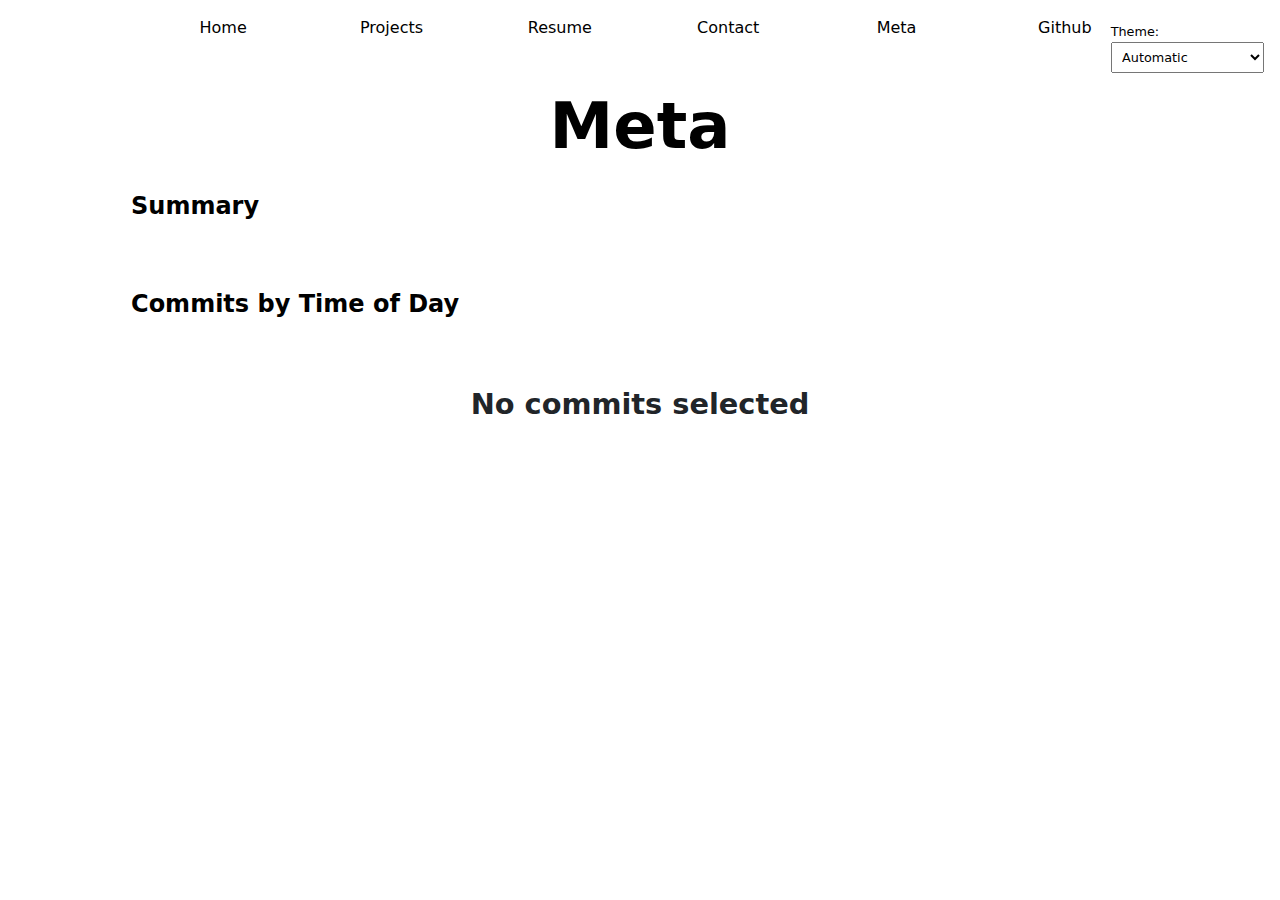
<file: meta/index.html>
<!DOCTYPE html>
<html lang="en">
<head>
    <meta charset="UTF-8">
    <meta name="viewport" content="width=device-width, initial-scale=1.0">
    <title>Meta</title>
    <link rel="stylesheet" href="../style.css">
</head>
<body>
    <h1>Meta</h1>

    <!-- step 1 -->
    <h2>Summary</h2>
    <div id="stats"></div>
    
    <!-- step 2 -->
    <h2>Commits by Time of Day</h2>
    <div id="chart"></div>

    <!-- step 3 -->
    <dl id="commit-tooltip" class="info tooltip" hidden>
        <dt>Commit</dt>
        <dd><a href="" id="commit-link" target="_blank"></a></dd>
      
        <dt>Date</dt>
        <dd id="commit-date"></dd>
      
        <dt>Time</dt>
        <dd id="commit-time"></dd>
      
        <dt>Author</dt>
        <dd id="commit-author"></dd>
      
        <dt>Lines Edited</dt>
        <dd id="commit-lines"></dd>
    </dl>
      
    <!-- step 5 -->
    <div class="language-stats">
        <p id="selection-count">No commits selected</p>
        <div class="language-breakdown-container">
            <dl id="language-breakdown" class="stats"></dl>
        </div>
    </div>

    <!-- scripts -->
    <script src="https://d3js.org/d3.v7.min.js"></script>
    <script type="module" src="../global.js"></script>
    <script type="module" src="main.js"></script> 
</body>
</html>
</file>
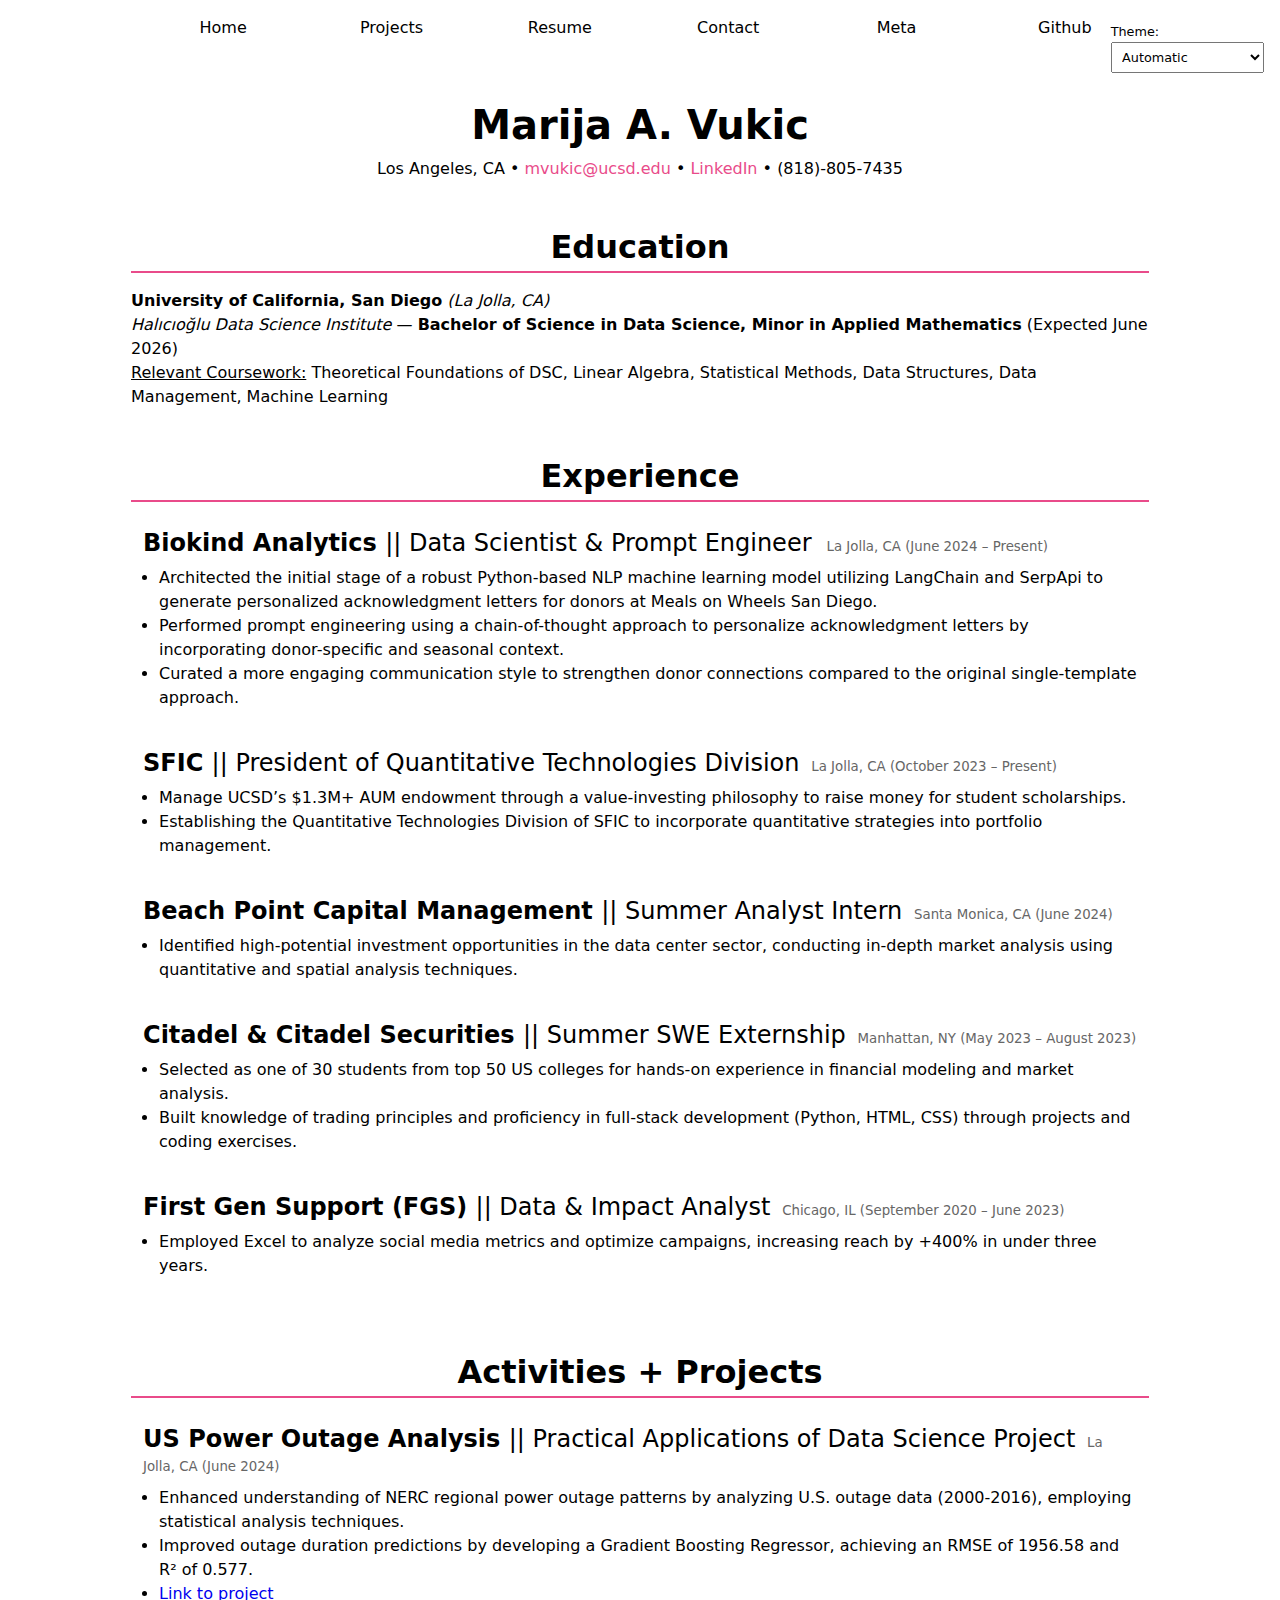
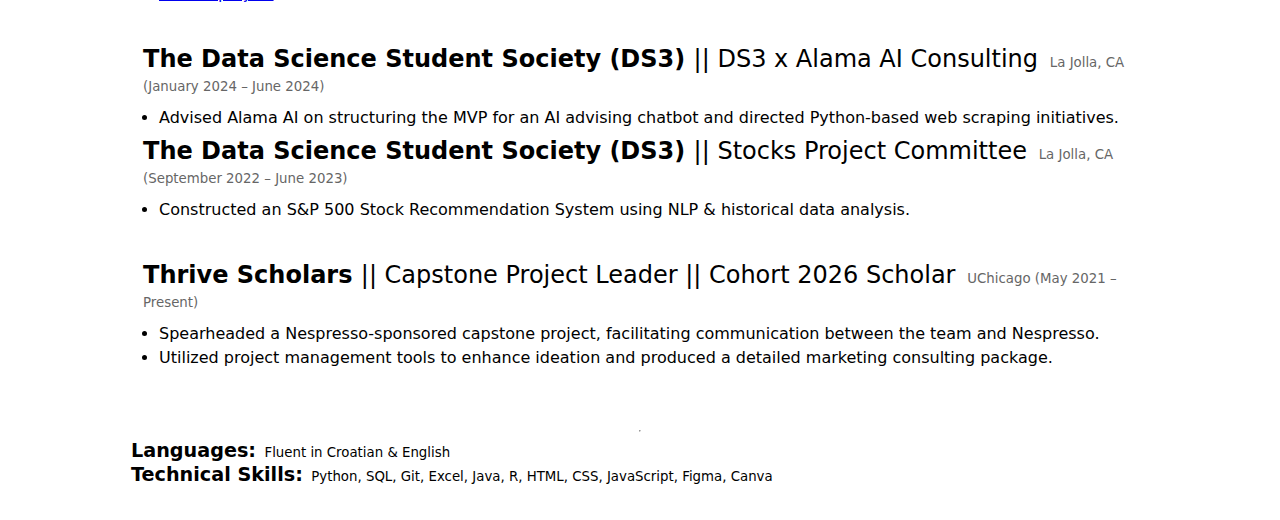
<file: resume/index.html>
<!DOCTYPE html>
<html lang="en">
<head>
    <meta charset="UTF-8">
    <meta name="viewport" content="width=device-width, initial-scale=1.0">
    <title>Resume</title>
    <link rel="stylesheet" href="..\style.css">
</head>
<body>
    <!-- <nav>
        <a href="/portfolio/index.html">Home</a>
        <a href="/portfolio/projects/index.html">Projects</a>
        <a href="/portfolio/resume/index.html">Resume</a>
        <a href="/portfolio/contact/index.html">Contact</a>
        <a href="https://github.com/marija-vukic/" target="_blank">GitHub</a>
    </nav> -->
    
    <div class="resume-section">
        <header>
            <h1>Marija A. Vukic</h1>
            <p>Los Angeles, CA • <a href="mailto:mvukic@ucsd.edu">mvukic@ucsd.edu</a> • <a href="https://www.linkedin.com/in/marija-vukic/" target="_blank">LinkedIn</a> • (818)-805-7435</p>
        </header>

        <section>
            <h2>Education</h2>
            <p><strong>University of California, San Diego</strong> <em>(La Jolla, CA)</em><br>
            <em>Halıcıoğlu Data Science Institute</em> — <strong>Bachelor of Science in Data Science, Minor in Applied Mathematics</strong> <time datetime="2026-06">(Expected June 2026)</time><br>
            <u>Relevant Coursework:</u> Theoretical Foundations of DSC, Linear Algebra, Statistical Methods, Data Structures, Data Management, Machine Learning
            </p>
        </section>

        <!-- <hr> -->

        <section>
            <h2>Experience</h2>

            <article>
                <h3 style="display: inline;">Biokind Analytics <span style="font-weight: normal;">|| Data Scientist & Prompt Engineer</span> </h3>
                <time style="display: inline; font-size: smaller; font-weight: normal;" datetime="2024-06-01">La Jolla, CA (June 2024 – Present)</time>
                <ul>
                    <li>Architected the initial stage of a robust Python-based NLP machine learning model utilizing LangChain and SerpApi to generate personalized acknowledgment letters for donors at Meals on Wheels San Diego.</li>
                    <li>Performed prompt engineering using a chain-of-thought approach to personalize acknowledgment letters by incorporating donor-specific and seasonal context.</li>
                    <li>Curated a more engaging communication style to strengthen donor connections compared to the original single-template approach.</li>
                </ul>
            </article>

            <article>
                <h3 style="display: inline;">SFIC <span style="font-weight: normal;">|| President of Quantitative Technologies Division</span></h3>
                <time style="display: inline; font-size: smaller; font-weight: normal;" datetime="2023-10-01">La Jolla, CA (October 2023 – Present)</time>
                <ul>
                    <li>Manage UCSD’s $1.3M+ AUM endowment through a value-investing philosophy to raise money for student scholarships.</li>
                    <li>Establishing the Quantitative Technologies Division of SFIC to incorporate quantitative strategies into portfolio management.</li>
                </ul>
            </article>

            <article>
                <h3 style="display: inline;">Beach Point Capital Management <span style="font-weight: normal;">|| Summer Analyst Intern</span></h3>
                <time style="display: inline; font-size: smaller; font-weight: normal;" datetime="2024-06-01">Santa Monica, CA (June 2024)</time>   
                <ul>
                    <li>Identified high-potential investment opportunities in the data center sector, conducting in-depth market analysis using quantitative and spatial analysis techniques.</li>
                </ul>
            </article>

            <article>
                <h3 style="display: inline;">Citadel & Citadel Securities <span style="font-weight: normal;">|| Summer SWE Externship</span></h3>
                <time style="display: inline; font-size: smaller; font-weight: normal;" datetime="2023-05-01">Manhattan, NY (May 2023 – August 2023)</time>
                <ul>
                    <li>Selected as one of 30 students from top 50 US colleges for hands-on experience in financial modeling and market analysis.</li>
                    <li>Built knowledge of trading principles and proficiency in full-stack development (Python, HTML, CSS) through projects and coding exercises.</li>
                </ul>
            </article>

            <article>
                <h3 style="display: inline;">First Gen Support (FGS) <span style="font-weight: normal;">|| Data & Impact Analyst</span></h3>
                <time style="display: inline; font-size: smaller; font-weight: normal;" datetime="2020-09-01">Chicago, IL (September 2020 – June 2023)</time>
                <ul>
                    <li>Employed Excel to analyze social media metrics and optimize campaigns, increasing reach by +400% in under three years.</li>
                </ul>
            </article>
        </section>

        <!-- <hr> -->

        <section>
            <h2>Activities + Projects</h2>

            <article>
                <h3 style="display: inline;">US Power Outage Analysis <span style="font-weight: normal;">|| Practical Applications of Data Science Project</span></h3>
                <time style="display: inline; font-size: smaller; font-weight: normal;" datetime="2024-06-01">La Jolla, CA (June 2024)</time>
                <ul>
                    <li>Enhanced understanding of NERC regional power outage patterns by analyzing U.S. outage data (2000-2016), employing statistical analysis techniques.</li>
                    <li>Improved outage duration predictions by developing a Gradient Boosting Regressor, achieving an RMSE of 1956.58 and R² of 0.577.</li>
                    <li><a href="https://marija-vukic.github.io/power-outage-analysis/">Link to project</a></li>
                </ul>
            </article>

            <article>
                <h3 style="display: inline;">The Data Science Student Society (DS3) <span style="font-weight: normal;">|| DS3 x Alama AI Consulting</span></h3>
                <time style="display: inline; font-size: smaller; font-weight: normal;" datetime="2024-01-01">La Jolla, CA (January 2024 – June 2024)</time>
                <ul>
                    <li>Advised Alama AI on structuring the MVP for an AI advising chatbot and directed Python-based web scraping initiatives.</li>
                </ul>
                <h3 style="display: inline;">The Data Science Student Society (DS3) <span style="font-weight: normal;">|| Stocks Project Committee</span></h3>
                <time style="display: inline; font-size: smaller; font-weight: normal;" datetime="2022-09-01">La Jolla, CA (September 2022 – June 2023)</time>
                <ul>
                    <li>Constructed an S&P 500 Stock Recommendation System using NLP & historical data analysis.</li>
                </ul>
            </article>

            <article>
                <h3 style="display: inline;">Thrive Scholars <span style="font-weight: normal;">|| Capstone Project Leader || Cohort 2026 Scholar</span></h3>
                <time style="display: inline; font-size: smaller; font-weight: normal;" datetime="2021-05-01">UChicago (May 2021 – Present)</time>
                <ul>
                    <li>Spearheaded a Nespresso-sponsored capstone project, facilitating communication between the team and Nespresso.</li>
                    <li>Utilized project management tools to enhance ideation and produced a detailed marketing consulting package.</li>
                </ul>
            </article>
        </section>

        <hr>

        <section>
            <h3 style="display: inline; font-weight: bold; font-size: larger;">Languages:</h3>
            <p style="display: inline; font-size: smaller; font-weight: normal;">Fluent in Croatian & English</p> <br>
            <h3 style="display: inline; font-weight: bold; font-size: larger;">Technical Skills:</h3>
            <p style="display: inline; font-size: smaller; font-weight: normal;">Python, SQL, Git, Excel, Java, R, HTML, CSS, JavaScript, Figma, Canva</p>
        </section>
    </div>
    <script type="module" src="../global.js"></script>
</body>
</html>
</file>
<file: style.css>
/* Define Accent Color */
:root {
  --color-accent: oklch(65% 50% 0);
}

.color-scheme {
  position: absolute;
  top: 1rem; 
  right: 1rem; 
  font-size: 80%; 
  font-family: inherit;
}

input, textarea, select, button {
  font: inherit;
}

html {
  accent-color: var(--color-accent);
  color-scheme: light dark;
}

/* Body Style  */
body {
    /* Set line height to 1.5 times the font size
         and use the OS’s UI font as the website font
       */
    font: 100%/1.5 system-ui;
    max-width: 100ch;
    margin-inline: max(1em, (100% - 100ch) / 2);
  }

/* Nav Bar Style  */
nav{
  display: flex;
  text-decoration: none;
  color: inherit;
  text-align: center;
  padding-inline-start: 0.5em;
  margin-bottom: 20px;
  /* border-bottom: 1px solid oklch(80% 3% 200); */
  border-bottom-color: oklch(50% 10% 200 / 40%);
}

nav a {
  text-decoration: none; 
  color: inherit; 
  padding: 0.5em; 
  flex: 1;
}

nav a:hover {
  border-bottom: 4px solid var(--color-accent); 
  /* background-color: oklch(from var(--color-accent) 95% 5% h);  */
  background-color: color-mix(in oklch, var(--color-accent), canvas 85%);
  padding-bottom: 0.1em;
  border-radius: 4px;
}

nav a.current {
  /* border-bottom: 4px solid oklch(80% 3% 200);  */
  border-bottom: 4px solid oklch(50% 10% 200 / 40%);
  padding-bottom: 0.4em; 
}

/* Inherit Font Style */
input, textarea, select, button { 
  font: inherit; 
}

/* Form */
form {
  display: grid;
  grid-template-columns: auto 1fr;
  gap: 1em;
  width: 100%;
  box-sizing: border-box;
}

label {
  grid-column: 1;
  margin-block: 0.5em;
}

input, textarea, select {
  grid-column: 2;
  padding: 0.5em;
  margin-bottom: 1em;
  width: 100%;
  box-sizing: border-box;
}

button {
  grid-column: 1 / -1;
  padding: 0.5em 1em;
  cursor: pointer;
  background-color: var(--color-accent);
  color: #fff;
  border: none;
  border-radius: 4px;
}

button:hover {
  background-color: darken(var(--color-accent), 10%);
}

/* Projects Style */
.projects {
  display: grid;
  grid-template-columns: repeat(auto-fill, minmax(12em, 1fr));
  gap: 3em;
  align-items: stretch;
}

.projects img {
  width: 100%;
  height: 12em; /* Match the minmax size in grid-template-columns */
  object-fit: cover; /* Ensures images maintain aspect ratio */
  border-radius: 8px; /* Optional: Rounded corners */
}

.projects article {
  display: grid;
  grid-template-rows: subgrid;
  grid-row: span 3;
  gap: 1em;
  height: 100%;
  justify-content: space-between;
}

.project-details{
  flex-grow: 1;
  display: flex;
  flex-direction: column;
  justify-content: space-between;
  height: 100%;
}

.project-year {
  font-family: Baskerville, serif;
  font-variant-numeric: oldstyle-nums;
  color: gray;
  font-style: italic;
  margin-top: auto;
  align-self: flex-start;
}

div {
  display: grid;
  grid-template-rows: subgrid;
  grid-row: span 3;
}

div h2,
.projects h2 {
  margin: 8;
  font-weight: bold;
  text-align: center;
  grid-column: span 2;
  line-height: 1;
}

h1, h2, h3, h4, h5, h6 {
  line-height: 1.1;
  text-wrap: balance;
}

h1 {
  font-size: 400%;
  font-weight: bold;
  line-height: 1.2;
  margin-bottom: 0.5em;
  text-align: center;
}

div img,
div p {
  grid-column: span 2;
}

/* svg projects */
#projects-plot {
  max-width: 20em;
  margin-block: 2em;

  overflow: visible;
}

.legend {
  display: flex; 
  justify-content: center; 
  flex-wrap: wrap; 
  gap: 1rem;
  padding: 0.5rem 1rem;
  margin: 1rem 0;
  border: 1px solid #ccc;
  border-radius: 0;
  width: fit-content;
  background-color: white;
}

.legend li {
  display: flex;
  align-items: center;
  gap: 0.5rem;
  list-style: none;
  white-space: nowrap; 
}

.legend .swatch {
  width: 1rem;
  height: 1rem;
  background-color: var(--color);
  border-radius: 50%;
  display: inline-block;
  flex-shrink: 0;
}

.container {
  display: flex;
  align-items: center; 
  gap: 2rem;
}

/* svg style */
path {
  transition: 300ms;
}

&:has(path:hover) {
  path:not(:hover) {
    opacity: 0.5;
  }
}

path {
  cursor: pointer;
}

/* Highlight selected wedge */
.selected {
  --color: oklch(60% 45% 0) !important; /* Different highlight color */
}

.selected:is(path) {
  fill: var(--color);
}

/* Highlight selected legend item */
.legend .selected {
  font-weight: bold;
  text-decoration: underline;
}

.selected {
  --color: oklch(60% 45% 0) !important;

  &:is(path) {
    fill: var(--color);
  }
}

&:is(path) {
  fill: var(--color);
}

.selected:is(li) {
  font-weight: bold;
}

path {
  cursor: pointer;
}

/* Heading Styles */
h1 {
  font-size: 400%; 
  line-height: 1.1;
  text-wrap: balance;
}

h2, h3, h4, h5, h6 {
  line-height: 1.1;
  text-wrap: balance;
}

/* Resume Section */
.resume-section header {
  text-align: center;
  margin-bottom: 1em; 
  padding: 0.5em; 
  border-radius: 4px;
}

.resume-section header h1 {
  font-size: 2.5em;
  margin-bottom: 0.25em; 
}

.resume-section header p {
  font-size: 1em;
  margin: 0;
}

.resume-section header a {
  color: var(--color-accent);
  text-decoration: none;
}

.resume-section section {
  margin-bottom: 1.5em;
}

.resume-section section h2 {
  font-size: 2em;
  margin-bottom: 0.5em; 
  border-bottom: 2px solid var(--color-accent);
  padding-bottom: 0.25em; 
}

.resume-section article {
  padding: 0.75em; 
  border-radius: 4px;
  margin-bottom: 0.5em; 
}

.resume-section article h3 {
  font-size: 1.5em;
  margin: 0;
}

.resume-section article time {
  font-size: 0.9em;
  color: #666;
  margin-left: 0.5em; 
}

.resume-section article ul {
  list-style-type: disc;
  margin: 0.5em 0; 
  padding-left: 1em; 
}

.resume-section p {
  margin: 0;
}

.resume-section h3 {
  font-size: 1.25em;
  display: inline;
}

.resume-section h3 + p {
  display: inline;
  margin-left: 0.25em; 
}

/* GitHub Stats Styling */
#profile-stats {
  margin: 0 auto;
  padding: 1rem;
  max-width: 800px;
  display: grid;
  grid-template-columns: repeat(4, 1fr); /* 4 equal columns */
  gap: 1rem;
  text-align: center;
}

#profile-stats dl {
  display: contents; /* Allow dt and dd to share grid space */
}

#profile-stats dt {
  font-weight: bold;
  text-transform: uppercase;
  font-size: 0.9rem;
  color: rgb(182, 182, 182);
  grid-row: 1; /* Place all <dt> elements on the first row */
}

#profile-stats dd {
  margin: 0;
  font-size: 2rem;
  font-weight: 600;
  grid-row: 2; /* Place all <dd> elements on the second row */
  color: inherit;
}

/* Meta Stats */
/* Stats Container */
#stats {
  margin: 0 auto;
  padding: 1rem;
  max-width: 800px;
  display: grid;
  grid-template-columns: repeat(4, 1fr); /* 4 equal columns */
  gap: 1rem;
  text-align: center;
}

/* Styling for dt and dd */
#stats dl {
  display: contents; 
}

#stats dt {
  font-weight: bold;
  text-transform: uppercase;
  font-size: 0.9rem;
  color: rgb(150, 150, 150); 
  grid-row: 1; 
}

#stats dd {
  margin: 0;
  font-size: 2rem;
  font-weight: 600;
  grid-row: 2; 
  color: #212529; 
}

.gridlines line {
  /* stroke: #ddd;  */
  stroke-opacity: 0.5;
  /* stroke-dasharray: 4;  */
}

.gridlines path {
  display: none;
}

/* Tooltip Styling */
.tooltip {
  position: fixed;
  top: 1em;
  left: 1em;
  background-color: rgba(255, 255, 255, 0.9);
  box-shadow: 0 4px 10px rgba(0, 0, 0, 0.15);
  border-radius: 6px;
  padding: 10px;
  backdrop-filter: blur(5px);
  font-size: 14px;
  transition: opacity 0.3s ease-in-out;
  pointer-events: none; /* Prevents interfering with hover */
}

/* Hide tooltip initially */
.tooltip[hidden] {
  opacity: 0;
  visibility: hidden;
}

/* Grid layout for tooltip content */
dl.info {
  display: grid;
  grid-template-columns: auto auto;
  column-gap: 10px;
  row-gap: 5px;
  margin: 0;
}

dl.info dt {
  font-weight: bold;
  color: #555;
}

dl.info a {
  text-decoration: none;
  color: #007bff;
}

dl.info a:hover {
  text-decoration: underline;
}

/* Smooth scaling on dot hover */
circle {
  transition: transform 200ms;
  transform-origin: center;
  transform-box: fill-box;
}

circle:hover {
  transform: scale(1.5);
}

/* step 5 */
@keyframes marching-ants {
  to {
    stroke-dashoffset: -8; /* 5 + 3 */
  }
}

.selection {
  fill-opacity: 0.1;
  stroke: black;
  stroke-opacity: 0.7;
  stroke-dasharray: 5 3;
  animation: marching-ants 2s linear infinite;
}

circle.selected {
  fill: #ff6b6b;
}

#selection-count {
  text-align: center;
  font-size: 1.8rem;
  font-weight: 600;
  color: #212529;
  margin-bottom: 10px;
}

.language-stats {
  margin: 0 auto;
  padding: 1rem;
  max-width: 800px;
  display: flex;
  flex-direction: column; 
  align-items: center;
}

.language-breakdown-container {
  display: grid;
  grid-template-columns: repeat(3, 1fr);
  gap: 1rem;
  text-align: center;
  width: 100%;
}

.language-stats dl {
  display: contents; 
}

.language-stats dt {
  font-weight: bold;
  text-transform: uppercase;
  font-size: 1.4rem;
  color: rgb(150, 150, 150); 
  grid-row: 1;
}

.language-stats dd {
  margin: 0;
  font-size: 1.6rem;
  font-weight: 600;
  grid-row: 2;
  color: #212529; 
}
</file>
